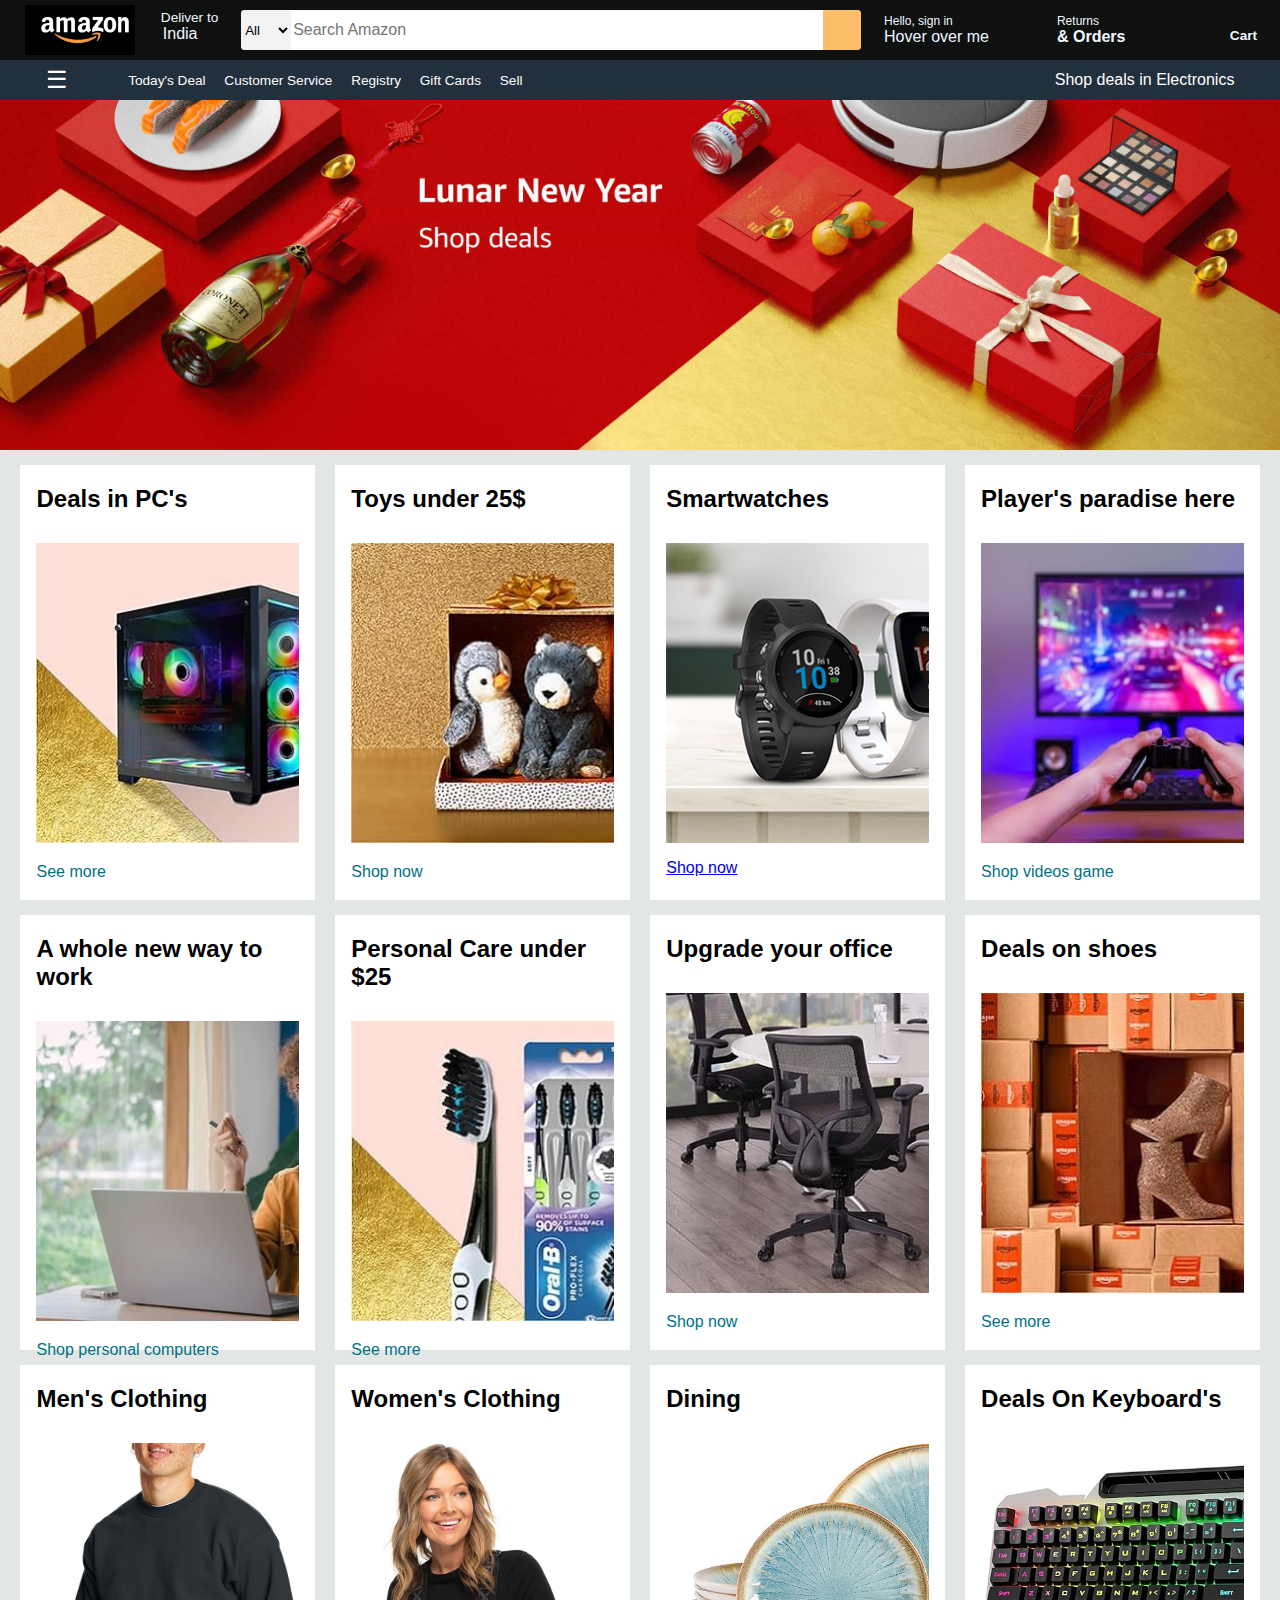
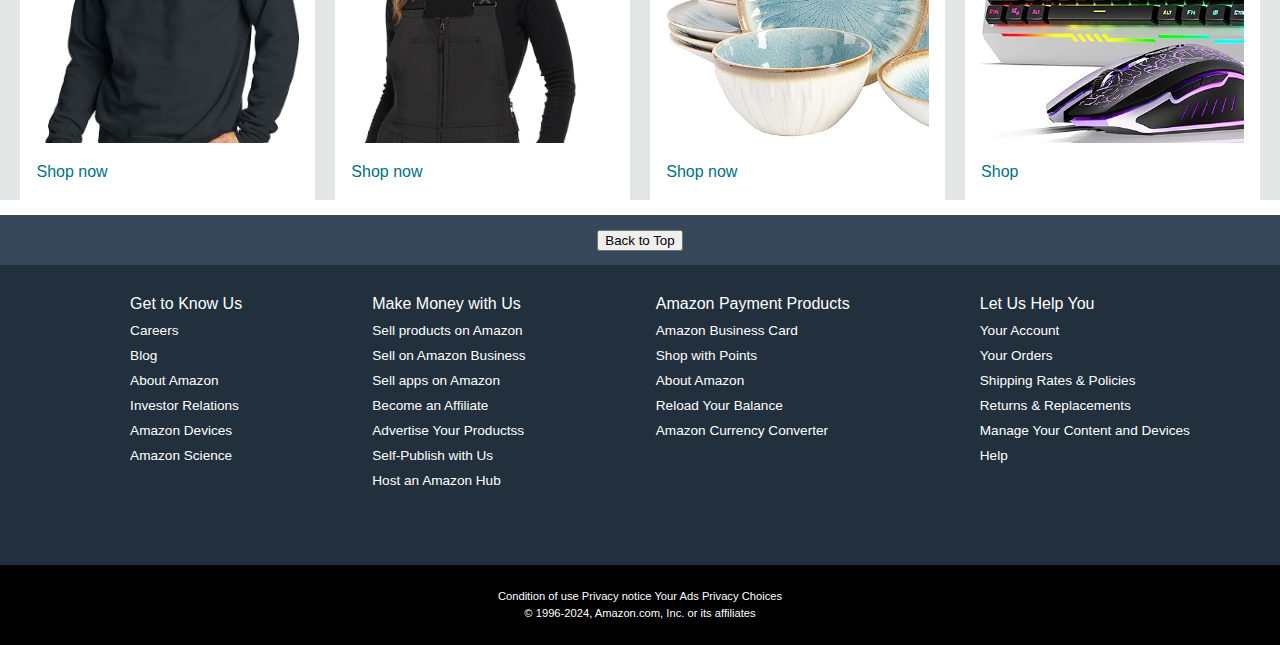
<file: index.html>
<!DOCTYPE html>
<html lang="en">
<head>
    <title>Amazon</title>
    <meta name="viewport" content="width=device-width,initial-scale=1.0"
    <meta charset="UTF-8">
    <meta name="viewport" content="width=device-width, initial-scale=1.0">
    <link rel="stylesheet" href="https://cdnjs.cloudflare.com/ajax/libs/font-awesome/6.5.1/css/all.min.css" integrity="sha512-DTOQO9RWCH3ppGqcWaEA1BIZOC6xxalwEsw9c2QQeAIftl+Vegovlnee1c9QX4TctnWMn13TZye+giMm8e2LwA==" crossorigin="anonymous" referrerpolicy="no-referrer" />
    <link rel="stylesheet" href="style.css">
</head>
<body>
    <header>
        <div class="navbar ">
            <div class="nav_logo border">
                <div class="logo">
                </div>

            </div>
              <div class="deliver">
                  <p class="first-address">Deliver to</p>
                  <div class="deliver_logo">
                      <i class="fa-solid fa-location-dot"></i>
                      <p class="second-address">India</p>
                  </div>
              </div>

              <div class="search-nav">
                <select class="search-select">
                    <option>All</option>
                    <option >All Departments</option>
                    <option >Arts & Crafts</option>
                    <option >Automotive</option>
                    <option >Baby</option>
                    <option >Beauty & Personal Care</option>
                    <option >Books</option>
                    <option >Boys' Fashion</option>
                    <option >Computers</option>
                    <option >Deals</option>
                    <option >Digital Music</option>
                    <option >Electronics</option>
                    <option >Girls' Fashion</option>
                    <option >Health & Household</option>
                    <option >Home & Kitchen</option>
                    <option >Industrial & Scientific</option>
                </select>
                <input placeholder="Search Amazon" class="search-input">

                <div class="search-logo">
                      <i class="fa-solid fa-magnifying-glass"></i>
                </div>
              </div>

              <div class="nav-sigin">
                <p class="first-signin"><span>Hello, sign in</span></p>
                <div class="dropdown-container">
                    <span>Hover over me</span>
                    <div class="dropdown-content">
                      
                        <div class="dropdown-signin">
                            <a href="loginpage.html">
                        <button class="dropdown-sigin-but">Sign in</button>
                    </a>
                        <p class="dropdown-sigin-new">New Customer? <a>Start here</a></p>
                        </div>

                        <div class="dropdown-info">
                            <ul>
                                <p><b>Get to Know Us</b></p>
                                <a>Careers</a>
                                <a>Blog</a>
                                <a>About Amazon</a>
                                <a>Investor Relations</a>
                                <a>Amazon Devices</a>
                                <a>Amazon Science</a>
                            </ul>

                            <ul>
                                <p><b>Amazon Payment Products</b></p>
                                <a>Amazon Business Card</a>
                                <a>Shop with Points</a>
                                <a>About Amazon</a>
                                <a>Reload Your Balance</a>
                                <a>Amazon Currency Converter</a>
                            </ul>
                        </div>
                    </div>
                </div>
                </div>

              <div class="nav-return">
                <p class="first-return"><span>Returns</span></p>
                <p class="second-return">& Orders</p>
              </div>

              <div class="nav-cart">
                <i class="fa-solid fa-cart-shopping"></i>
                Cart
              </div>
        </div>

        <div class="panel">

            <div id="menu-button" onclick="openSidebar()">☰</div>
                <div id="sidebar">
                  <div id="sidebar-close" onclick="closeSidebar()">X</div>

                        <div class="menu-profile">
                            <i class="fa-regular fa-user"></i>
                            <p class="menu-signin">Hello , sign in</p>
                        </div>

                        <div class="menu-section">

                            <div class="menu-section1 kit">
                            <ul>
                                <p>Digital Content & Devices</p>
                                <a>Amazon Music</a>
                                <a>Kindle E-Readers & Books</a>
                                <a>Amazon Appstore</a>
                            </ul>

                            <hr />

                            </div>

                            <div class="menu-section1 kit">
                                <ul>
                                    <p>Shop By Department</p>
                                    <a>Electronics</a>
                                    <a>Computers</a>
                                    <a>Smart Home</a>
                                </ul>
            
                            </div>

                            <hr />

                            <div class="menu-section1 kit">
                                <ul>
                                    <p>Program & Features</p>
                                    <a>Gift Cards</a>
                                    <a>Amazon Live</a>
                                    <a>International Shopping</a>
                                </ul>
        
                            </div>

                            <hr />

                            <div class="menu-sectionsignin kit">
                                <a href="loginpage.html">Sign in</a>
                            </div>

                            <div class="panel-ops">
                                <p>Today's Deal</p>
                                <p> Customer Service</p>
                                <p> Registry</p>
                                <p> Gift Cards</p>
                                <p>  Sell</p>
                        </div>
            
                        <div class="panel-deals">
                            Shop deals in Electronics
                        </div>
            
                    </div>
                        
                 </div>

            <div class="panel-ops">
                    <p>Today's Deal</p>
                    <p> Customer Service</p>
                    <p> Registry</p>
                    <p> Gift Cards</p>
                    <p>  Sell</p>
            </div>

            <div class="panel-deals">
                Shop deals in Electronics
            </div>

        </div>
    </header>

    <div class="hero-section">
    </div>

    <div class="shop-section">

        <div class="box1 box">

            <div class="box-content">
                <h2>Deals in PC's</h2>
                <div class="box-image" style="background-image: url('box1.jpg');"></div>
                <p>See more</p>
            </div>

        </div>

        <div class="box2 box">

            <div class="box-content">
                <h2>Toys under 25$</h2>
                <div class="box-image" style="background-image: url('box2.jpg');"></div>
                <p>Shop now</p>
            </div>

        </div>

        <div class="box3 box">

            <div class="box-content">
                <h2>Smartwatches</h2>
                <div class="box-image" style="background-image: url('box3.jpg');"></div>
                <a href="pc.html">Shop now</a>
            </div>

        </div>

        <div class="box4 box">
            <div class="box-content">
                <h2>Player's paradise here</h2>
                <div class="box-image" style="background-image: url('box4.jpg');"></div>
                <p>Shop videos game</p>
            </div>

        </div>

    </div>

    <div class="shop-section">

        <div class="box1 box">

            <div class="box-content">
                <h2>A whole new way to work</h2>
                <div class="box-image" style="background-image: url('box5.jpg');"></div>
                <p>Shop personal computers</p>
            </div>

        </div>

        <div class="box2 box">

            <div class="box-content">
                <h2>Personal Care under $25</h2>
                <div class="box-image" style="background-image: url('box6.jpg');"></div>
                <p>See more</p>
            </div>

        </div>

        <div class="box3 box">

            <div class="box-content">
                <h2>Upgrade your office</h2>
                <div class="box-image" style="background-image: url('box7.jpg');"></div>
                <p>Shop now</p>
            </div>

        </div>

        <div class="box4 box">
            <div class="box-content">
                <h2>Deals on shoes</h2>
                <div class="box-image" style="background-image: url('box8.jpg');"></div>
                <p>See more</p>
            </div>

        </div>

    </div>

    <div class="shop-section">

        <div class="box1 box">

            <div class="box-content">
                <h2>Men's Clothing</h2>
                <div class="box-image" style="background-image: url('box9.jpg');"></div>
                <p>Shop now</p>
            </div>

        </div>

        <div class="box2 box">

            <div class="box-content">
                <h2>Women's Clothing</h2>
                <div class="box-image" style="background-image: url('box10.jpg');"></div>
                <p>Shop now</p>
            </div>

        </div>

        <div class="box3 box">

            <div class="box-content">
                <h2>Dining</h2>
                <div class="box-image" style="background-image: url('box11.jpg');"></div>
                <p>Shop now</p>
            </div>

        </div>

        <div class="box4 box">

            <div class="box-content">
                <h2>Deals On Keyboard's</h2>
                <div class="box-image" style="background-image: url('box12.jpg');"></div>
                <p>Shop</p>
            </div>

        </div>

    </div>

    <footer>

    <div class="foot-panel1">
        <button id="backToTopBtn" onclick="scrollToTop()">Back to Top</button>
    </div>

    <div class="foot-panel2">
        <ul>
            <p>Get to Know Us</p>
            <a>Careers</a>
            <a>Blog</a>
            <a>About Amazon</a>
            <a>Investor Relations</a>
            <a>Amazon Devices</a>
            <a>Amazon Science</a>
        </ul>

        <ul>
            <p>Make Money with Us</p>
            <a>Sell products on Amazon</a>
            <a>Sell on Amazon Business</a>
            <a>Sell apps on Amazon</a>
            <a>Become an Affiliate</a>
            <a>Advertise Your Productss</a>
            <a>Self-Publish with Us</a>
            <a>Host an Amazon Hub</a>
        </ul>

        <ul>
            <p>Amazon Payment Products</p>
            <a>Amazon Business Card</a>
            <a>Shop with Points</a>
            <a>About Amazon</a>
            <a>Reload Your Balance</a>
            <a>Amazon Currency Converter</a>
        </ul>

        <ul>
            <p>Let Us Help You</p>
            <a>Your Account</a>
            <a>Your Orders</a>
            <a>Shipping Rates & Policies</a>
            <a>Returns & Replacements</a>
            <a>Manage Your Content and Devices</a>
            <a>Help</a>
        </ul>

    </div>

    <div class="foot-panel3">

        <div class="pages">
            <a>Condition of use</a>
            <a>Privacy notice</a>
            <a>Your Ads Privacy Choices </a>
        </div>

        <div class="copyright">
           © 1996-2024, Amazon.com, Inc. or its affiliates
        </div>
    </div>
    </footer>

    <script>
    
        function scrollToTop() {
            document.body.scrollTop = 0;  
            document.documentElement.scrollTop = 0;
        }
    
        window.onscroll = function() {
            showBackToTopButton();
        };
    
        function showBackToTopButton() {
            var btn = document.getElementById("backToTopBtn");
            if (document.body.scrollTop > 20 || document.documentElement.scrollTop > 20) {
                btn.style.display = "block";
            } else {
                btn.style.display = "none";
            }
        }




        function openSidebar() {
            document.getElementById("sidebar").style.transform = "translateX(0)";
        }

        function closeSidebar() {
            document.getElementById("sidebar").style.transform = "translateX(-100%)";
        }

    </script>

</body>
</html>
</file>
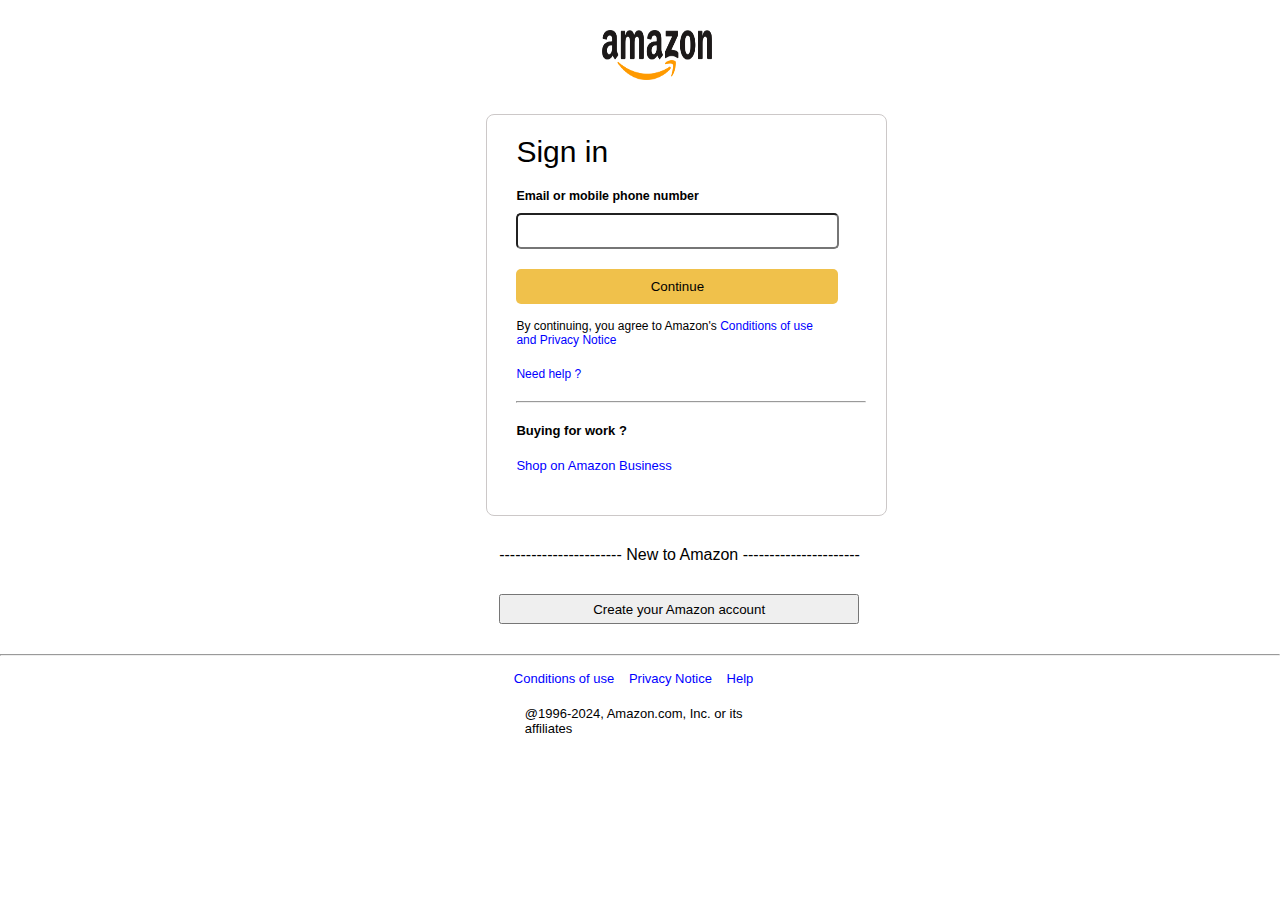
<file: loginpage.html>
<!DOCTYPE html>
<html lang="en">
<head>
    <meta charset="UTF-8">
    <meta name="viewport" content="width=device-width, initial-scale=1.0">
    <title>Login page</title>
    <link rel="stylesheet" href="style.css">
</head>
<body>

    <div class="signinlogoreal">
        <img src="amazon1.png">
    </div>

    <div class="login-outerframe">

        <h1 class="login-signuptext">Sign in</h1>

        <div class="username-textname">
            <h5>Email or mobile phone number</h5>
        </div>

        <input placeholder="" class="signinbar">

        <div class="loginbutton">
            <button>Continue</button>
        </div>

        <div class="signininfo">
            <p>By continuing, you agree to Amazon's 
                <a>Conditions of use <br>and Privacy Notice</a>
            </p>

            <div class="signininfoneedhelp">
                <a>Need help ?</a>
            </div>

            <hr>

            <div class="signinbuyingwork">
                <p class="signinbuyingworkpara">Buying for work ?</p>
                <a class="signinbuyingworkanker">Shop on Amazon Business</a>
            </div>
        </div>

    </div>

    <div class="logininnewaccount">
        <p>----------------------- New to Amazon ----------------------</p>
    </div>

    <div class="loginbuttonfornewaccount">
        <button>Create your Amazon account</button>
    </div>

    <div class="seperatesignin">
        <hr>
    </div>

    <footer>
        <div class="signininfofooter">
            <a>Conditions of use</a>
            <a>Privacy Notice</a>
            <a>Help</a>
        </div>

        <div class="siginlastline">
            @1996-2024, Amazon.com, Inc. or its affiliates
        </div>
    </footer>

</body>
</html>
</file>
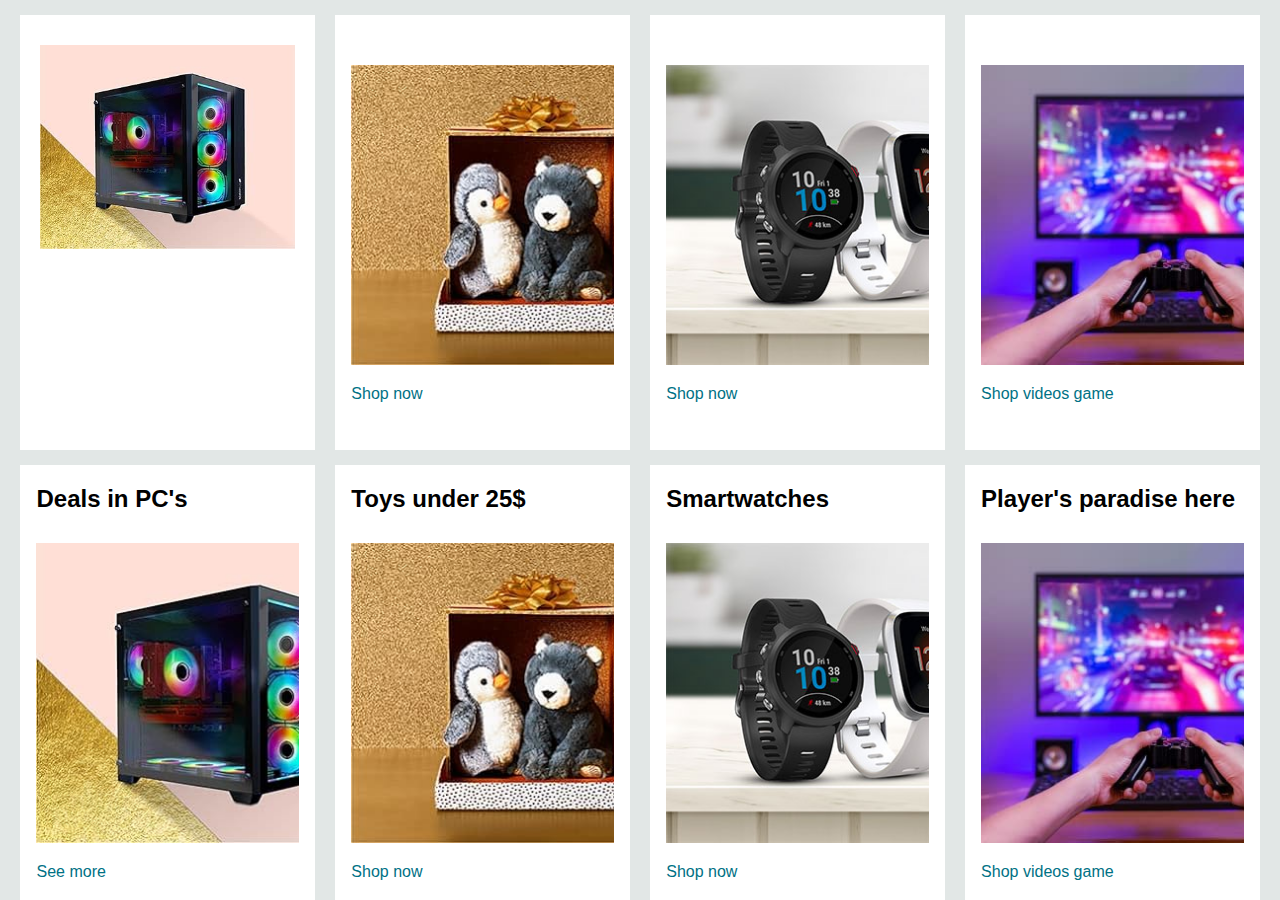
<file: pc.html>
<!DOCTYPE html>
<html lang="en">
<head>
    <meta charset="UTF-8">
    <meta name="viewport" content="width=device-width, initial-scale=1.0">
    <title>shoping pc</title>
    <link rel="stylesheet" href="style.css">
</head>
<body>

    <div class="shop-section">
        <div class="box1pc box">

            <div  class="examplediv"  onclick="window.location.href = 'loginpage.html';">
                <div class="box1imagein">
                    <img src="box1.jpg">
                </div>
            </div>
        </div>

        <div class="box2 box">

            <div class="box-content">
                <div class="box-image" style="background-image: url('box2.jpg');"></div>
                <p>Shop now</p>
            </div>

        </div>

        <div class="box3 box">

            <div class="box-content">
                <div class="box-image" style="background-image: url('box3.jpg');"></div>
                <p>Shop now</p>
            </div>

        </div>

        <div class="box4 box">
            <div class="box-content">
                <div class="box-image" style="background-image: url('box4.jpg');"></div>
                <p>Shop videos game</p>
            </div>

        </div>

    </div>



    <div class="shop-section">

        <div class="box1 box">

            <div class="box-content">
                <h2>Deals in PC's</h2>
                <div class="box-image" style="background-image: url('box1.jpg');"></div>
                <p>See more</p>
            </div>

        </div>

        <div class="box2 box">

            <div class="box-content">
                <h2>Toys under 25$</h2>
                <div class="box-image" style="background-image: url('box2.jpg');"></div>
                <p>Shop now</p>
            </div>

        </div>

        <div class="box3 box">

            <div class="box-content">
                <h2>Smartwatches</h2>
                <div class="box-image" style="background-image: url('box3.jpg');"></div>
                <p>Shop now</p>
            </div>

        </div>

        <div class="box4 box">
            <div class="box-content">
                <h2>Player's paradise here</h2>
                <div class="box-image" style="background-image: url('box4.jpg');"></div>
                <p>Shop videos game</p>
            </div>

        </div>

    </div>

</body>
</html>
</file>
<file: style.css>
* {
    margin: 0;
    font-family: Arial;
    border: border-box;
}

.navbar {
    height: 60px;
    background-color: #0f1111;
    color: aliceblue;
    justify-content: space-evenly;
    align-items: center;
    display: flex;
}

.nav_logo {
    height: 50px;
    width: 110px;
}

.logo {
    background-image: url("amazon.jpg");
    background-size: cover;
    height: 50px;
    width: 110;
}

.border {
    border: 2px solid transparent;
}

.border :hover{
    border: 1.5px solid white;
}

/** box2**/

.deliver {
    margin-top: 10px;
    height: 50px;
    width: auto;
}

.deliver_logo {
    display: flex;
    align-items: center;
}

.first-address {
    font-size: 0.85rem;
    padding-left: 1px;
}

.second-address {
    padding-left: 3px;
    font-size: 1rem;
}

.search-nav:hover {
    border: 2px solid orange;
}

/**box3**/

.search-nav {
    display: flex;
    justify-content: space-evenly;
    background-color: pink;
    width: 620px;
    height: 40px;
    border-radius: 4px;
}

option {
    text-align: left;
}

.search-select {
    width: 50px;
    text-align: center;
    border-top-left-radius: 4px; 
    background-color: #f3f3f3;
    border-bottom-left-radius: 4px; 
    border: none;
}

.search-input {
    width: 100%;
    font-size: 1rem;
    border: none;
}

.search-logo {
    width: 45px;
    display: flex;
    align-items: center;
    justify-content: center;
    font-size: 1.25rem;
    background-color: #febd68;
    color: #0f1111;
    border-top-right-radius: 4px; 
    border-bottom-right-radius: 4px; 
}

/**box4**/

.nav-sigin {
    width: 150px;
}

.first-signin {
    font-size: 0.75rem;
}

.second-signin {
    font-weight: 700;
}

/**box5**/


.nav-return {
    width: 150px;
}

.first-return {
    font-size: 0.75rem;
}

.second-return {
    font-weight: 700;
}

/**box6**/
.nav-cart i{
    font-size: 30px;
}

.nav-cart {
    font-size: 0.85rem;
    font-weight: 700;
}

/**panel**/

.panel {
    height: 40px;
    background-color: #222f3d;
    display: flex;
    color: white;
    align-items: center;
    justify-content: space-evenly;
}

.panel-ops p {
    display: inline;
    margin-left: 15px;
}

.panel-ops {
    width: 70%;
    font-size: 0.85rem;
}

/**hero section**/

.hero-section {
    background-image: url("hero_image.jpg");
    background-size: cover;
    height: 350px;
}

/**box section**/

.shop-section {
    display: flex;
    justify-content: space-evenly;
    background-color: #e2e7e6;
}

.box{
    height: 400px;
    width: 23%;
    background-color: white;
    padding: 20px 0px 15px;
    margin-top: 15px;
}

.box-image {
    height: 300px;
    background-size: cover;
    margin-top: 30px;
    margin-bottom: 1rem;
}

.box-content {
    margin-left: 1rem;
    margin-right: 1rem;
}

.box-content p {
    margin-top: 20px;
    color: #007185
}

/**footer**/

footer {
    margin-top: 15px;
}

.foot-panel1 {
    background-color: #37475a;
    color: white;
    display: flex;
    align-items: center;
    justify-content: center;
    height: 50px;
    font-size: 0.85rem;
}

.foot-panel2 {
    background-color: #222f3d;
    height: 300px;
    color: white;
    display: flex; 
    justify-content: space-evenly;
}

ul a {
    display: block;
    margin-top: 10px;
    font-size: 0.85rem;
}

ul {
    margin-top: 30px;
}

.foot-panel3 {
    height: 80px;
    background-color: black;
    color: white;
    font-size: 0.7rem;
    text-align: center;
}

.pages {
    padding-top: 25px;
}

.copyright {
    padding-top: 5px;
}

/**menu bar **/

#menu-button {
    position: center;
    top: 20px;
    left: 20px;
    font-size: 24px;
    cursor: pointer;
}

#sidebar {
    position: fixed;
    top: 0;
    left: 0;
    width: 365px;
    height: 100%;
    background-color: white;
    transition: 0.5s;
    transform: translateX(-100%);
}

#sidebar-close {
    position: absolute;
    top: 20px;
    right: 20px;
    font-size: 24px;
    color: white;
    cursor: pointer;
}

#sidebar-close ul {
    list-style-type: none;
}

#sidebar-close li {
    margin-bottom: 10px;
}

#sidebar-close a {
    text-decoration: none;
    color: white;
}

.menu-profile {
    width: 100%;
    display: flex;
    height: 50px;
   background-color: #222f3d;
   justify-content: center;
   align-items: center;
   justify-content: space-evenly;
   font-weight: 800;
}

.menu-signin {
    width: 80%;
}

.kit p{
    font-size: 18px;
}

.kit {
    color: black;
}

.kit a {
    margin-top: 30px;
    margin-bottom: 30px;
}

.menu-sectionsignin {
    padding-left: 40px;
    padding-top: 10px;
}

/**dropdown box 4**/

.dropdown-container {
    position: relative;
    display: inline-block;
}

.dropdown-content {
    display: none;
    width: 400px;
    height: 400px;
    position: absolute;
    background-color: #f9f9f9;
    min-width: 160px;
    box-shadow: 0 8px 16px rgba(0, 0, 0, 0.2);
    padding: 12px;
    z-index: 1;
    color: black;
}

.dropdown-container:hover .dropdown-content {
    display: block;
}

.dropdown-signin {
    height: 60px;
    width: 100%;
    padding-left: 130px;
}

.dropdown-sigin-but{
    border: none;
    border-radius: 4px;
    padding: 5px 50px 5px 50px;
    background-color: #f0c14b;
}

.dropdown-sigin-new {
    font-size: 10px;
    padding-top: 10px;
    padding-left: 10px;
}

.dropdown-info {
    border-top: 2px solid gray;
    display: flex; 
    justify-content: space-evenly;
}

.login-outerframe {
   padding: 20px 20px 20px 29px;
   margin-top: 30px;
   border: solid .3px rgb(204, 200, 200);
   margin-left: 38%;
   height: 360px;
   width: 350px;
   background-color: white;
   border-radius: 8px;
}

.login-signuptext {
    font-weight: lighter;
    font-size: 30px;
}

.username-textname {
    padding-top: 20px;
    font-size: 15px;
    font-weight: lighter;
}

.signinbar {
    margin-top: 10px;
    border-radius: 5px;
    height: 30px;
    width: 90%;
}

.loginbutton button{
    border: transparent;
    margin-top: 20px;
    width: 92%;
    height: 35px;
    border-radius: 5px;
    background-color: #f0c14b  ;
}

.signininfo{
    font-size: 12px;
    margin-top: 15px;
}

.signininfo a {
    color: blue;
}

.signininfoneedhelp {
    margin-top: 20px;
    margin-bottom: 20px;
}

.signinbuyingworkpara {
    font-size: 13px;
    margin-top: 20px;
    font-weight: bold;
    margin-bottom: 20px;
}

.signinbuyingworkanker {
    font-size: 13px;
}

.logininnewaccount {
    margin-left: 39%;
    margin-top: 30px;
    font-weight: lighter;
}

.loginbuttonfornewaccount {
    margin-left: 39%;
    margin-top: 30px;
}

.loginbuttonfornewaccount button {
    width: 360px;
    height: 30px;
}

.signinlogoreal img {
    height: 50px;
    width: 110px;
    margin-left: 47%;
    margin-top: 30px;
}

.seperatesignin {
    margin-top: 30px;
}

.signininfofooter {
    margin-left: 39%;
    color: blue;
    margin-right: 40%;
    font-size: 13px;
    display: flex;
    justify-content: space-evenly;
}

.siginlastline {
    margin-left: 41%;
    margin-right: 40%;
    margin-top: 20px;
    font-size: 13px;
}

.box1imagein img {
    width: 100%;
}

.examplediv {
    padding: 10px 20px 10px 20px;
}
</file>
